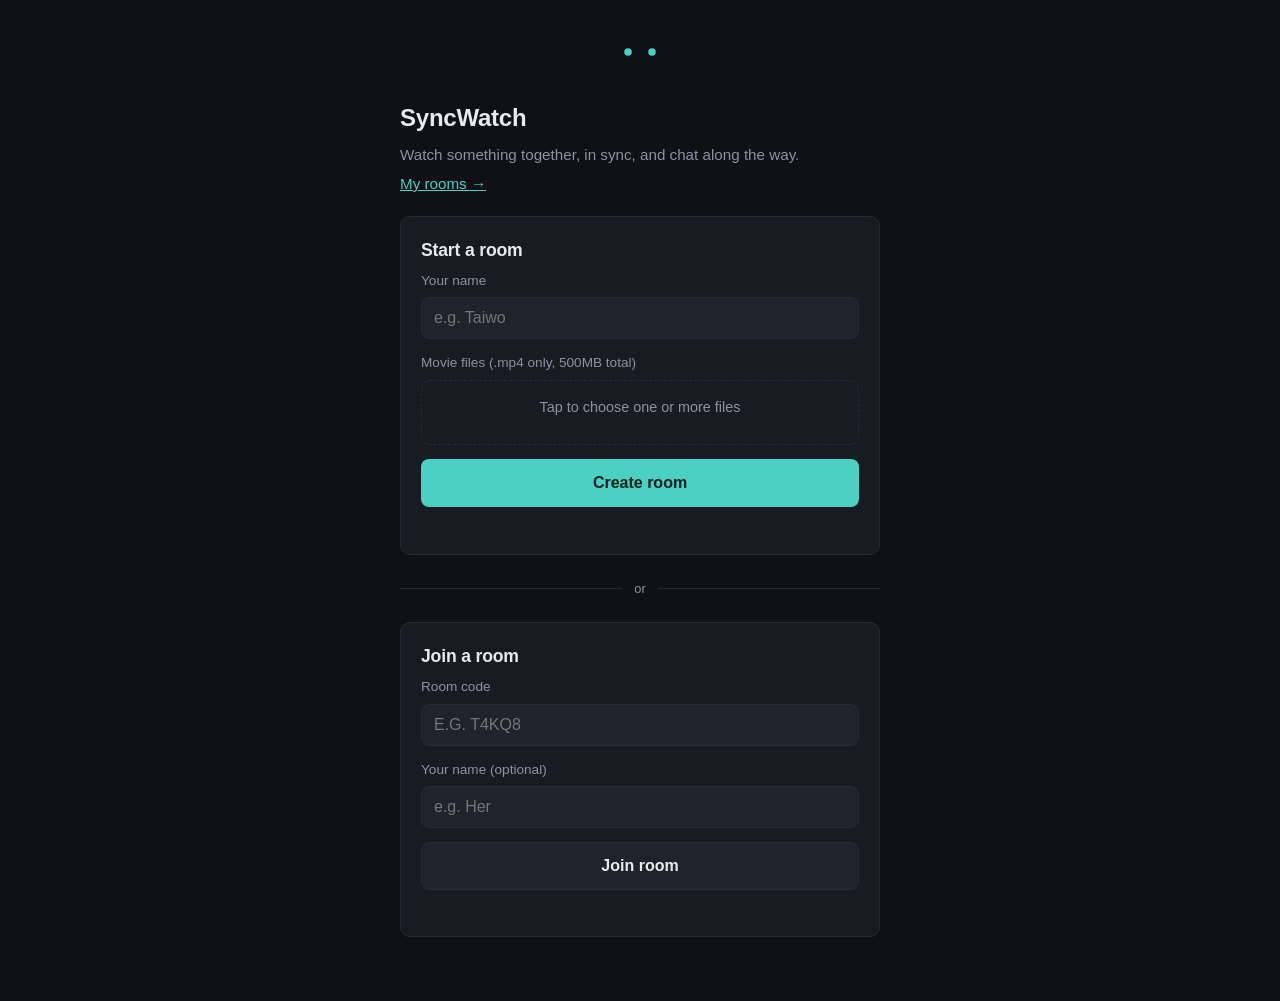
<file: wwwroot/index.html>
<!DOCTYPE html>
<html lang="en">
<head>
<meta charset="UTF-8" />
<meta name="viewport" content="width=device-width, initial-scale=1, viewport-fit=cover" />
<title>SyncWatch</title>
<link rel="stylesheet" href="css/styles.css" />
</head>
<body>
<div class="wrap">

  <div class="sync-mark">
    <svg width="64" height="40" viewBox="0 0 64 40" fill="none">
      <circle cx="20" cy="20" r="3" fill="var(--accent)" />
      <circle class="pulse" cx="20" cy="20" r="3" stroke="var(--accent)" stroke-width="1.5" fill="none" />
      <circle cx="44" cy="20" r="3" fill="var(--accent)" />
      <circle class="pulse b" cx="44" cy="20" r="3" stroke="var(--accent)" stroke-width="1.5" fill="none" />
    </svg>
  </div>

  <h1>SyncWatch</h1>
  <p>Watch something together, in sync, and chat along the way.</p>
  <p style="margin-top:-14px;"><a href="myrooms.html" style="color:var(--accent);">My rooms →</a></p>

  <div class="card">
    <h2>Start a room</h2>
    <label for="host-name">Your name</label>
    <input type="text" id="host-name" placeholder="e.g. Taiwo" maxlength="40" />

    <label>Movie files (.mp4 only, 500MB total)</label>
    <div class="file-drop" id="file-drop">
      <input type="file" id="movie-files" accept=".mp4" multiple />
      <span id="file-drop-label">Tap to choose one or more files</span>
      <div class="file-list" id="file-list"></div>
    </div>

    <button class="primary" id="create-btn">Create room</button>
    <div class="status-line" id="create-status"></div>
  </div>

  <div class="divider">or</div>

  <div class="card">
    <h2>Join a room</h2>
    <label for="join-code">Room code</label>
    <input type="text" id="join-code" placeholder="e.g. T4KQ8" maxlength="5" style="text-transform: uppercase;" />
    <label for="join-name">Your name (optional)</label>
    <input type="text" id="join-name" placeholder="e.g. Her" maxlength="40" />
    <button class="secondary" id="join-btn">Join room</button>
    <div class="status-line" id="join-status"></div>
  </div>

</div>

<script src="js/api.js"></script>
<script src="js/create.js"></script>
</body>
</html>
</file>
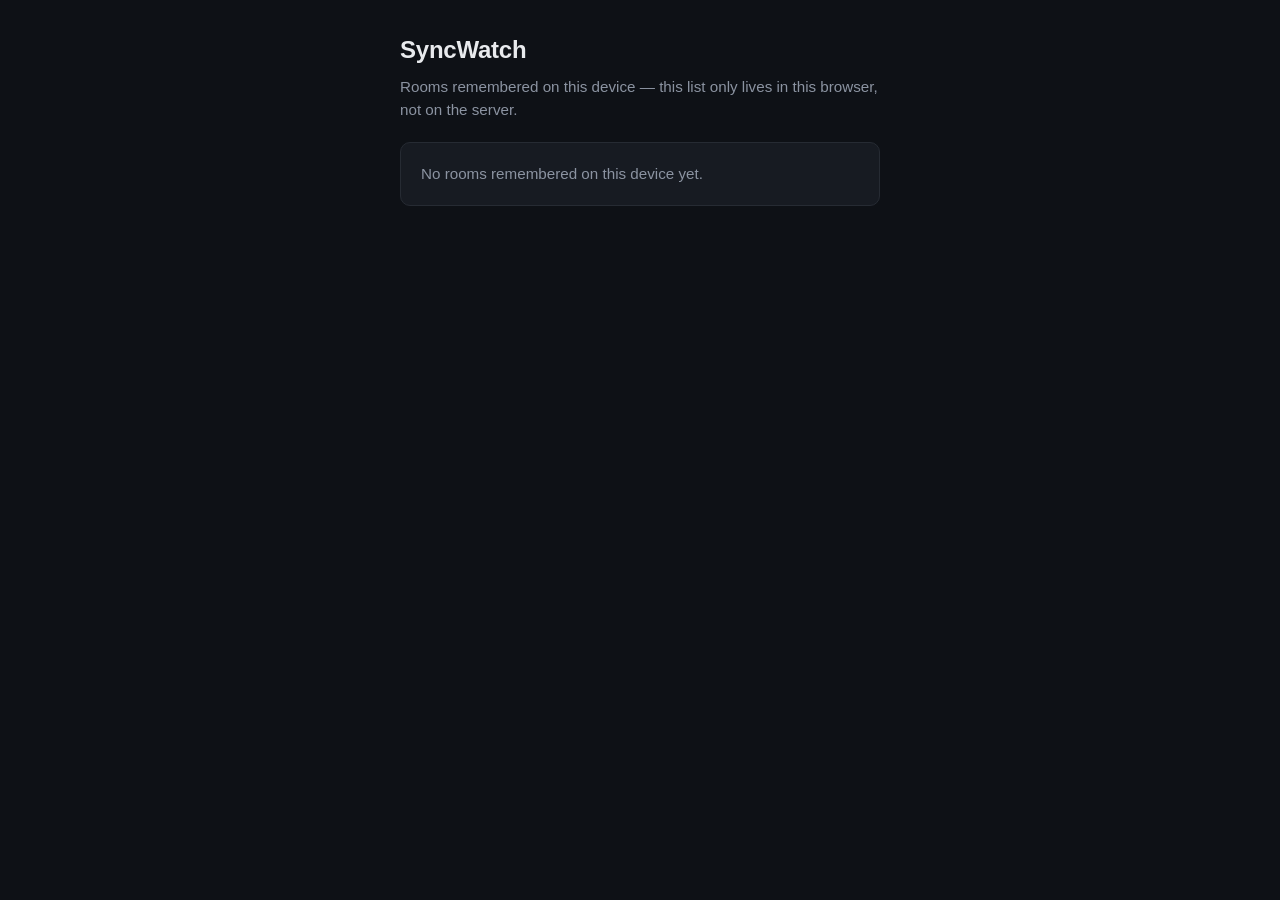
<file: wwwroot/myrooms.html>
<!DOCTYPE html>
<html lang="en">
<head>
<meta charset="UTF-8" />
<meta name="viewport" content="width=device-width, initial-scale=1, viewport-fit=cover" />
<title>SyncWatch — My Rooms</title>
<link rel="stylesheet" href="css/styles.css" />
</head>
<body>
<div class="wrap">
  <h1><a href="index.html" style="color:inherit; text-decoration:none;">SyncWatch</a></h1>
  <p>Rooms remembered on this device — this list only lives in this browser, not on the server.</p>

  <div id="room-list"></div>
</div>

<div class="toast" id="toast"></div>

<script src="js/api.js"></script>
<script src="js/myrooms.js"></script>
</body>
</html>
</file>
<file: wwwroot/css/styles.css>
:root {
  --bg: #0e1116;
  --surface: #171b22;
  --surface-raised: #1e232c;
  --border: #262b33;
  --text: #e8eaed;
  --text-dim: #8b93a1;
  --accent: #4dd0c4;
  --accent-dim: #2d7a72;
  --danger: #e4675f;
  --radius: 10px;
  --max-width: 480px;
  font-size: 16px;
}

* { box-sizing: border-box; }

html, body {
  margin: 0;
  padding: 0;
  background: var(--bg);
  color: var(--text);
  font-family: -apple-system, BlinkMacSystemFont, "Segoe UI", Roboto, Helvetica, Arial, sans-serif;
  line-height: 1.5;
  min-height: 100%;
  overflow-x: hidden;
  overscroll-behavior-y: auto;
}

body {
  display: flex;
  flex-direction: column;
  align-items: center;
  padding: env(safe-area-inset-top, 0) 16px env(safe-area-inset-bottom, 0);
  min-height: 100vh;
  min-height: 100dvh;
}

.wrap {
  width: 100%;
  max-width: var(--max-width);
  padding: 32px 0 48px;
}

h1, h2, h3 { margin: 0 0 8px; font-weight: 600; letter-spacing: -0.01em; }
h1 { font-size: 1.5rem; }
h2 { font-size: 1.1rem; }
p { color: var(--text-dim); margin: 0 0 20px; font-size: 0.95rem; }

.sync-mark {
  display: flex;
  justify-content: center;
  margin-bottom: 28px;
}
.sync-mark svg { display: block; }
@media (prefers-reduced-motion: no-preference) {
  .sync-mark circle.pulse { animation: pulse 2.4s ease-in-out infinite; }
  .sync-mark circle.pulse.b { animation-delay: 1.2s; }
}
@keyframes pulse {
  0%   { r: 3; opacity: 0.9; }
  70%  { r: 26; opacity: 0; }
  100% { r: 26; opacity: 0; }
}

.card {
  background: var(--surface);
  border: 1px solid var(--border);
  border-radius: var(--radius);
  padding: 20px;
  margin-bottom: 16px;
}

label {
  display: block;
  font-size: 0.85rem;
  color: var(--text-dim);
  margin-bottom: 6px;
}

input[type="text"] {
  width: 100%;
  background: var(--surface-raised);
  border: 1px solid var(--border);
  color: var(--text);
  border-radius: 8px;
  padding: 11px 12px;
  font-size: 1rem;
  margin-bottom: 14px;
}
input[type="text"]:focus {
  outline: 2px solid var(--accent);
  outline-offset: 1px;
  border-color: var(--accent);
}

.file-drop {
  border: 1px dashed var(--border);
  border-radius: 8px;
  padding: 16px;
  text-align: center;
  font-size: 0.9rem;
  color: var(--text-dim);
  margin-bottom: 14px;
  cursor: pointer;
}
.file-drop:hover, .file-drop:focus-within { border-color: var(--accent); color: var(--text); }
.file-drop input { display: none; }
.file-list { text-align: left; margin-top: 10px; font-size: 0.85rem; }
.file-list div { display: flex; align-items: center; justify-content: space-between; gap: 8px; padding: 3px 0; color: var(--text); }
.file-list div span:first-child { flex: 1; overflow: hidden; text-overflow: ellipsis; white-space: nowrap; text-align: left; }
.file-list span.ep { color: var(--text-dim); flex-shrink: 0; }
.remove-file-btn {
  width: auto; min-height: auto; flex-shrink: 0;
  background: transparent; color: var(--text-dim);
  padding: 2px 6px; font-size: 0.9rem;
}
.remove-file-btn:hover { color: var(--danger); }

button {
  font-family: inherit;
  font-size: 1rem;
  font-weight: 600;
  border: none;
  border-radius: 8px;
  padding: 13px 18px;
  cursor: pointer;
  width: 100%;
  min-height: 48px;
}
button.primary { background: var(--accent); color: #06201d; }
button.primary:hover { background: #63ddd2; }
button.primary:disabled { background: var(--accent-dim); color: #0b2b27; cursor: not-allowed; }
button.secondary { background: var(--surface-raised); color: var(--text); border: 1px solid var(--border); }
button.secondary:hover { border-color: var(--accent); }
button:focus-visible { outline: 2px solid var(--accent); outline-offset: 2px; }

.divider {
  display: flex;
  align-items: center;
  gap: 12px;
  color: var(--text-dim);
  font-size: 0.8rem;
  margin: 24px 0;
}
.divider::before, .divider::after { content: ""; flex: 1; height: 1px; background: var(--border); }

.status-line { font-size: 0.85rem; min-height: 1.2em; margin-top: 10px; }
.status-line.error { color: var(--danger); }
.status-line.ok { color: var(--accent); }

/* Room screen */
.room-shell { max-width: 720px; width: 100%; padding: 16px 0 90px; }
.room-top {
  display: flex;
  justify-content: space-between;
  align-items: center;
  flex-wrap: wrap;
  margin-bottom: 14px;
  gap: 10px;
}
.room-code-pill {
  background: var(--surface);
  border: 1px solid var(--border);
  border-radius: 999px;
  padding: 7px 14px;
  font-size: 0.85rem;
  display: flex;
  align-items: center;
  gap: 8px;
}
.room-code-pill b { letter-spacing: 0.06em; color: var(--accent); }
.room-code-pill button {
  width: auto; min-height: auto; padding: 4px 10px; font-size: 0.75rem;
  background: var(--surface-raised); color: var(--text);
}

.player-wrap {
  background: #000;
  border-radius: var(--radius);
  overflow: hidden;
  margin-bottom: 14px;
  aspect-ratio: 16 / 9;
}
video { width: 100%; height: 100%; display: block; background: #000; }

.controls {
  background: var(--surface);
  border: 1px solid var(--border);
  border-radius: var(--radius);
  padding: 12px 14px;
  display: flex;
  align-items: center;
  flex-wrap: wrap;
  gap: 10px;
  margin-bottom: 20px;
  transition: opacity 0.3s ease;
}
.controls button.ctrl {
  width: 44px; height: 44px; min-height: 44px; padding: 0;
  background: var(--surface-raised); color: var(--text);
  font-size: 1.1rem; flex-shrink: 0;
}
.controls button.ctrl.play { background: var(--accent); color: #06201d; }

/* The Messages drawer is fullscreen-only: in normal mode the page chat is a short
   scroll away, and a drawer would just cover the player for no reason. */
.controls button.ctrl.chat-toggle { display: none; }
#player-container:fullscreen .controls button.ctrl.chat-toggle,
#player-container:-webkit-full-screen .controls button.ctrl.chat-toggle {
  display: inline-flex; align-items: center; justify-content: center;
}

.chat-panel { display: none; }
.chat-panel--open {
  display: flex;
  flex-direction: column;
  position: absolute;
  top: 0; right: 0; bottom: 0;
  width: min(320px, 76%);
  background: rgba(23, 27, 34, 0.97);
  border-left: 1px solid var(--border);
  z-index: 20;
  padding-top: max(10px, env(safe-area-inset-top, 0));
  padding-bottom: max(10px, env(safe-area-inset-bottom, 0));
}
.chat-panel-head {
  display: flex; align-items: center; justify-content: space-between; gap: 10px;
  padding: 8px 10px 8px 14px;
  border-bottom: 1px solid var(--border);
}
.chat-panel-title { font-size: 0.9rem; font-weight: 600; }
.chat-panel-close {
  width: 32px; min-height: 32px; height: 32px; padding: 0;
  background: var(--surface-raised); color: var(--text); border: 1px solid var(--border);
}
.chat-panel-close:hover { border-color: var(--accent); color: var(--accent); }
/* The page list is capped at 220px; the drawer has the player's full height. */
.chat-panel .chat-box { flex: 1; max-height: none; padding: 12px 14px; }
/* The existing input row is moved into the drawer while it is open, so it needs
   the page's bottom margins trimmed. */
.chat-panel .chat-input-row { margin-bottom: 0; padding: 0 14px 4px; }
.chat-panel .chat-input-row input { margin-bottom: 8px; }
.chat-panel .chat-input-row .primary { min-height: 44px; }
/* In fullscreen the control bar overlays the bottom of the picture, so the drawer
   stops above it — reading messages shouldn't cost you the pause button. Outside
   fullscreen the bar sits under the video and the drawer takes the full height. */
#player-container:fullscreen .chat-panel--open,
#player-container:-webkit-full-screen .chat-panel--open { bottom: 72px; }

#player-container:fullscreen,
#player-container:-webkit-full-screen {
  position: relative;
  display: flex;
  flex-direction: column;
  justify-content: flex-start;
  gap: 10px;
  background: #000;
  padding: max(10px, env(safe-area-inset-top, 0)) max(10px, env(safe-area-inset-right, 0))
           max(10px, env(safe-area-inset-bottom, 0)) max(10px, env(safe-area-inset-left, 0));
  width: 100%;
  height: 100%;
}
#player-container:fullscreen .player-wrap,
#player-container:-webkit-full-screen .player-wrap {
  flex: 1 1 0%;
  min-height: 0;
  aspect-ratio: auto;
  border-radius: 0;
  margin-bottom: 0;
}
#player-container:fullscreen video,
#player-container:-webkit-full-screen video { object-fit: contain; }
/* In fullscreen the controls are a bottom bar overlaying the video — NOT a
   full-cover panel. top/left/right/bottom:0 combined with a background meant
   they covered the entire picture. */
#player-container:fullscreen .controls,
#player-container:-webkit-full-screen .controls {
  position: absolute;
  left: 0;
  right: 0;
  bottom: 0;
  top: auto;
  flex: 0 0 auto;
  margin: 0;
  border-radius: 0;
  border: none;
  border-top: 1px solid var(--border);
  background: rgba(23, 27, 34, 0.92);
  max-width: 860px;
  width: 100%;
  margin-left: auto;
  margin-right: auto;
  padding: 12px 14px max(12px, env(safe-area-inset-bottom, 0));
  display: flex;
  align-items: center;
  flex-wrap: wrap;
  gap: 10px;
  z-index: 10;
  /* JS drives opacity/display for the auto-hide; these keep the transitions
     smooth instead of snapping. */
  transition: opacity 0.3s ease, transform 0.3s ease;
  transform: translateY(0);
}
/* Hidden state, applied by showControls/hideControls. Uses visibility rather
   than display:none so the transition can actually run, and so the element
   stops taking pointer events while invisible. */
#player-container:fullscreen .controls.controls--hidden,
#player-container:-webkit-full-screen .controls.controls--hidden {
  opacity: 0;
  /* Slides fully out of the box. translateY(100%) alone can leave a sliver
     visible because the bar has a bottom padding/border. */
  transform: translateY(120%);
  pointer-events: none;
  visibility: hidden;
  transition: opacity 0.3s ease, transform 0.3s ease, visibility 0s linear 0.3s;
}

.seek {
  flex: 1;
  min-width: 0;
  -webkit-appearance: none;
  appearance: none;
  height: 4px;
  border-radius: 2px;
  background: var(--border);
}
.seek::-webkit-slider-thumb {
  -webkit-appearance: none;
  width: 18px; height: 18px; border-radius: 50%;
  background: var(--accent); cursor: pointer;
}
.seek::-moz-range-thumb {
  width: 18px; height: 18px; border: none; border-radius: 50%;
  background: var(--accent); cursor: pointer;
}
.time { font-size: 0.75rem; color: var(--text-dim); min-width: 42px; text-align: center; flex-shrink: 0; }

@media (max-width: 430px) {
  .controls { gap: 8px; padding: 10px; }
  .controls button.ctrl { width: 42px; height: 42px; }
  .controls .time { min-width: 38px; }
  /* Sits with the fullscreen button on the second row, beside the seek bar. */
  .controls button.ctrl.chat-toggle { order: 9; }
  .controls .seek { order: 10; flex-basis: 100%; margin: 2px 0 0; }
  .controls button.ctrl.fullscreen { order: 11; }
}

.section-title { display: flex; justify-content: space-between; align-items: center; margin: 22px 0 10px; }
.section-title h2 { margin: 0; }
.badge { font-size: 0.7rem; color: var(--text-dim); background: var(--surface-raised); border-radius: 999px; padding: 2px 9px; }

.episode-row {
  display: flex; align-items: center; justify-content: space-between;
  background: var(--surface); border: 1px solid var(--border); border-radius: 8px;
  padding: 12px 14px; margin-bottom: 8px; cursor: pointer;
}
.episode-row.active { border-color: var(--accent); }
.episode-row:hover { border-color: var(--accent); }
.episode-row .ep-num { color: var(--text-dim); font-size: 0.8rem; margin-right: 10px; }

.participant-row { display: flex; align-items: center; gap: 10px; padding: 8px 0; font-size: 0.9rem; }
.dot { width: 8px; height: 8px; border-radius: 50%; background: var(--text-dim); flex-shrink: 0; }
.dot.online { background: var(--accent); }
.host-tag { font-size: 0.7rem; color: var(--accent); border: 1px solid var(--accent-dim); border-radius: 999px; padding: 1px 7px; }

.toast {
  position: fixed; left: 50%; bottom: 24px; transform: translateX(-50%);
  background: var(--surface-raised); border: 1px solid var(--border);
  color: var(--text); padding: 10px 16px; border-radius: 8px; font-size: 0.85rem;
  opacity: 0; pointer-events: none; transition: opacity 0.2s;
  /* Above the messages drawer, so an error or a "went offline" notice is never
     hidden by the very panel the user opened to read. */
  z-index: 30;
}
.toast.show { opacity: 1; }
/* In fullscreen the toast centres over the video, and the control bar owns the
   bottom ~60px of it — lift clear so a notification isn't hidden behind it. */
#player-container:fullscreen .toast,
#player-container:-webkit-full-screen .toast { bottom: 84px; }

.chat-box {
  max-height: 220px;
  overflow-y: auto;
  display: flex;
  flex-direction: column;
  gap: 8px;
}
.chat-msg { font-size: 0.88rem; }
.chat-msg b { color: var(--accent); margin-right: 6px; }
.chat-msg span.text { color: var(--text); }
.chat-input-row {
  display: flex;
  flex-wrap: wrap;
  gap: 8px;
  margin-bottom: 20px;
}
.chat-input-row input { margin-bottom: 0; flex: 1; min-width: 0; }

@media (min-width: 560px) {
  .room-shell { padding-top: 32px; }
}
</file>
